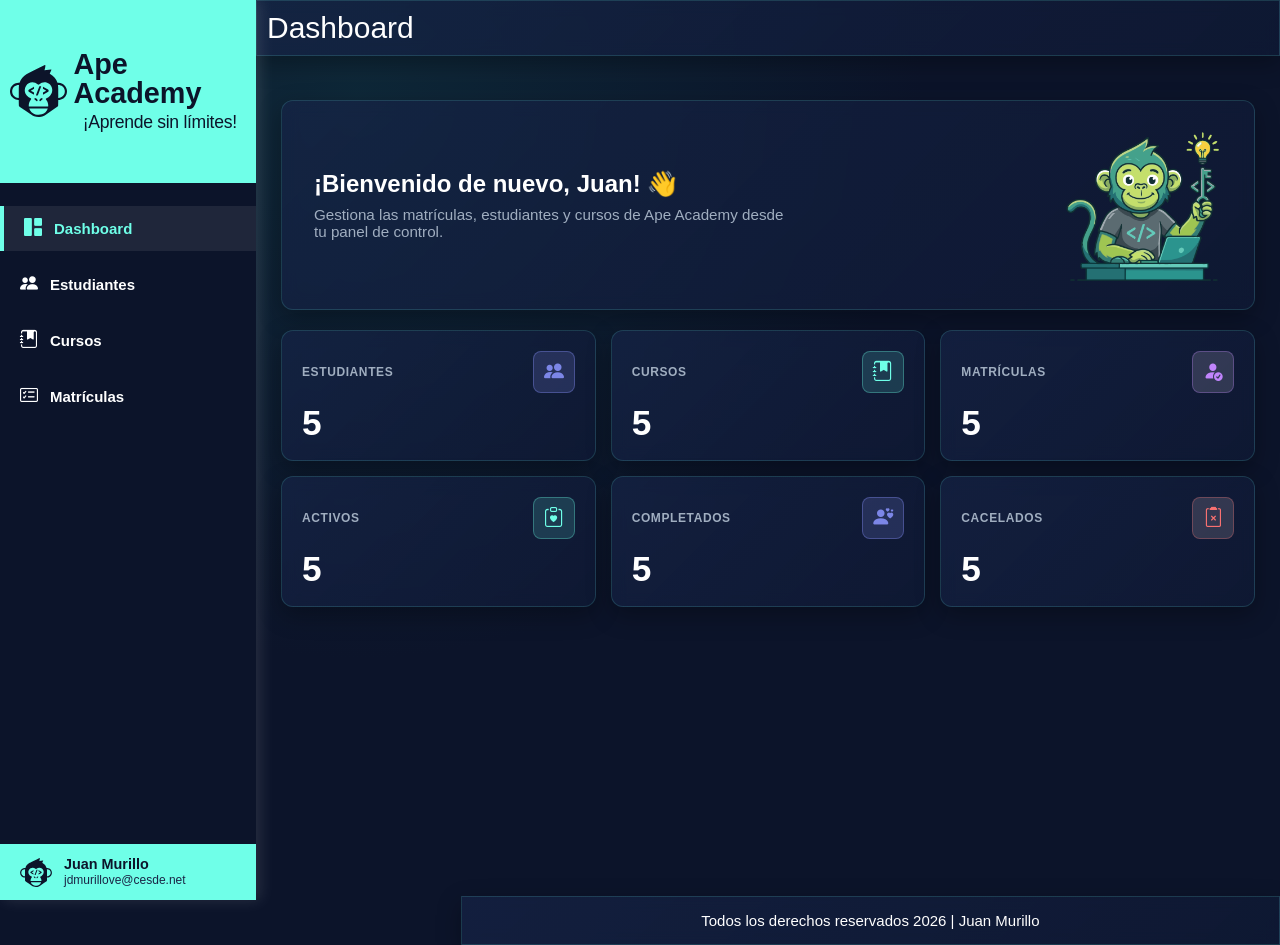
<file: index.html>
<!DOCTYPE html>
<html lang="en">

<head>
    <meta charset="UTF-8">
    <link rel="stylesheet" href="css/style.css">
    <link rel="icon" type="image/png" href="img/icon.png">
    <link rel="stylesheet" href="https://cdn.jsdelivr.net/npm/bootstrap-icons@1.11.3/font/bootstrap-icons.min.css">
    <meta name="viewport" content="width=device-width, initial-scale=1.0">
    <title>Ape Academy | Dashboard</title>
</head>

<body class="dashboard">
    <!-- HEADER SUPERIOR MÓVIL (Solo se ve en celulares) -->
    <header class="mobile-top-bar">
        <div class="mobile-brand">
            <span class="brand-icon"></span>
            <span class="mobile-brand-title">Ape Academy</span>
        </div>
        <!-- Opcional: si quieres un perfil o menú rápido arriba -->
    </header>

    <!-- MENÚ LATERAL (Se usa en Escritorio / En móvil se convierte en la barra inferior) -->
    <header class="dashboard-header" id="dashboardHeader">
        <div class="brand-logo">
            <span class="brand-icon"></span>
            <div class="brand-text">
                <h1 class="brand-title">Ape Academy</h1>
                <p class="tagline">¡Aprende sin límites!</p>
            </div>
        </div>

        <nav class="dashboard-nav">
            <ul class="dashboard-menu">
                <li><a href="index.html" class="activo" data-tooltip="Dashboard"><i class="bi bi-grid-1x2-fill"></i><span>Dashboard</span></a></li>
                <li><a href="estudiantes.html" data-tooltip="Estudiantes"><i class="bi bi-people-fill"></i><span>Estudiantes</span></a></li>
                <li><a href="cursos.html" data-tooltip="Cursos"><i class="bi bi-journal-bookmark-fill"></i><span>Cursos</span></a></li>
                <li><a href="Matriculas.html" data-tooltip="Matrículas"><i class="bi bi-card-checklist"></i><span>Matrículas</span></a></li>
            </ul>
        </nav>
        
        <footer class="dashboard-footer-sidebar">
            <div class="user-profile">
                <span class="brand-icon user-icon"></span>
                <div class="user-details">
                    <p class="user-name">Juan Murillo</p>
                    <p class="user-email">jdmurillove@cesde.net</p>
                </div>
            </div>
        </footer>
    </header>

    <main class="main-content">
        <header class="header-main">
            <h1>Dashboard</h1>
        </header>
        <div class="page-cont">
            <div class="welcome-banner">
                <div class="welcome-text">
                    <h2>¡Bienvenido de nuevo, Juan! 👋</h2>
                    <p>Gestiona las matrículas, estudiantes y cursos de Ape Academy desde tu panel de control.</p>
                </div>
                <div class="welcome-mascot">
                    <img src="img/ape-academy-mascot.png" alt="Mascota Ape Academy" />
                </div>
            </div>
            <div class="dashboard-cars">
                <div class="card">
                    <div class="card-header">
                        <span class="card-title">ESTUDIANTES</span>
                        <div class="card-icon-box azul">
                            <i class="bi bi-people-fill"></i>
                        </div>
                    </div>
                    <p class="num">5</p>
                </div>
                <div class="card">
                    <div class="card-header">
                        <span class="card-title">Cursos</span>
                        <div class="card-icon-box verde">
                            <i class="bi bi-journal-bookmark-fill"></i>
                        </div>
                    </div>
                    <p class="num">5</p>
                </div>
                <div class="card">
                    <div class="card-header">
                        <span class="card-title">Matrículas</span>
                        <div class="card-icon-box morado">
                            <i class="bi bi-person-fill-check"></i>
                        </div>
                    </div>
                    <p class="num">5</p>
                </div>
                <div class="card">
                    <div class="card-header">
                        <span class="card-title">Activos</span>
                        <div class="card-icon-box verde">
                            <i class="bi bi-clipboard-heart"></i>
                        </div>
                    </div>
                    <p class="num">5</p>
                </div>
                <div class="card">
                    <div class="card-header">
                        <span class="card-title">Completados</span>
                        <div class="card-icon-box azul">
                            <i class="bi bi-person-hearts"></i>
                        </div>
                    </div>
                    <p class="num">5</p>
                </div>
                <div class="card">
                    <div class="card-header">
                        <span class="card-title">Cacelados</span>
                        <div class="card-icon-box rojo">
                            <i class="bi bi-clipboard2-x"></i>
                        </div>
                    </div>
                    <p class="num">5</p>
                </div>
            </div>
        </div>
        <footer class="footer-main">
            Todos los derechos reservados 2026 | Juan Murillo
        </footer>
    </main>
</body>

</html>
</file>
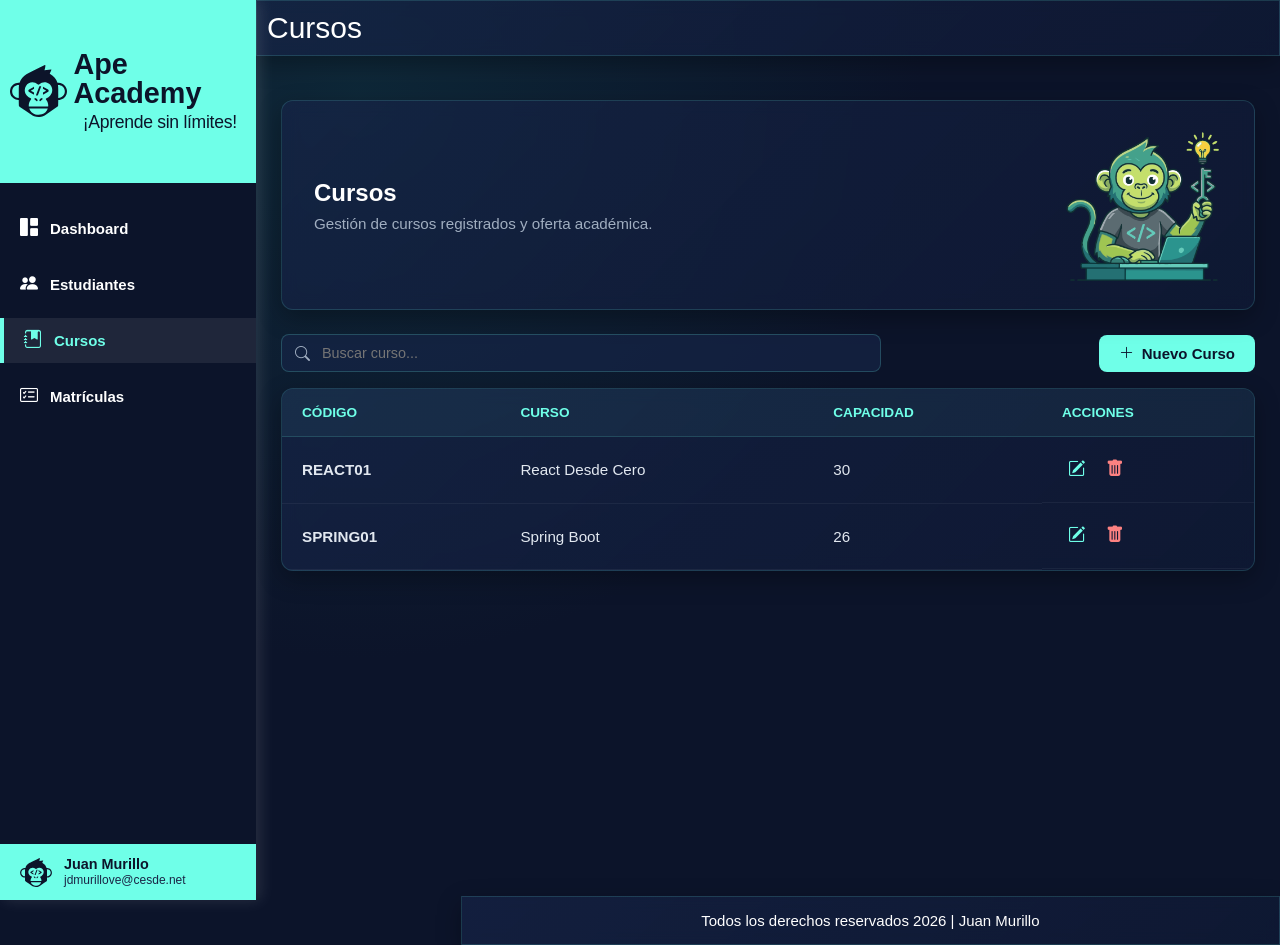
<file: cursos.html>
<!DOCTYPE html>
<html lang="en">

<head>
    <meta charset="UTF-8">
    <link rel="stylesheet" href="css/style.css">
    <link rel="icon" type="image/png" href="img/icon.png">
    <link rel="stylesheet" href="https://cdn.jsdelivr.net/npm/bootstrap-icons@1.11.3/font/bootstrap-icons.min.css">
    <meta name="viewport" content="width=device-width, initial-scale=1.0">
    <title>Ape Academy | Cursos</title>
</head>

<body class="dashboard">
    <!-- HEADER SUPERIOR MÓVIL (Solo se ve en celulares) -->
    <header class="mobile-top-bar">
        <div class="mobile-brand">
            <span class="brand-icon"></span>
            <span class="mobile-brand-title">Ape Academy</span>
        </div>
        <!-- Opcional: si quieres un perfil o menú rápido arriba -->
    </header>

    <!-- MENÚ LATERAL (Se usa en Escritorio / En móvil se convierte en la barra inferior) -->
    <header class="dashboard-header" id="dashboardHeader">
        <div class="brand-logo">
            <span class="brand-icon"></span>
            <div class="brand-text">
                <h1 class="brand-title">Ape Academy</h1>
                <p class="tagline">¡Aprende sin límites!</p>
            </div>
        </div>

        <nav class="dashboard-nav">
            <ul class="dashboard-menu">
                <li><a href="index.html" data-tooltip="Dashboard"><i class="bi bi-grid-1x2-fill"></i><span>Dashboard</span></a></li>
                <li><a href="estudiantes.html" data-tooltip="Estudiantes"><i class="bi bi-people-fill"></i><span>Estudiantes</span></a></li>
                <li><a href="cursos.html" class="activo" data-tooltip="Cursos"><i class="bi bi-journal-bookmark-fill"></i><span>Cursos</span></a></li>
                <li><a href="Matriculas.html" data-tooltip="Matrículas"><i class="bi bi-card-checklist"></i><span>Matrículas</span></a></li>
            </ul>
        </nav>
        
        <footer class="dashboard-footer-sidebar">
            <div class="user-profile">
                <span class="brand-icon user-icon"></span>
                <div class="user-details">
                    <p class="user-name">Juan Murillo</p>
                    <p class="user-email">jdmurillove@cesde.net</p>
                </div>
            </div>
        </footer>
    </header>

    <main class="main-content">
        <header class="header-main">
            <h1>Cursos</h1>
        </header>
        <div class="page-cont">
            <!-- Banner Superior con Mascota -->
            <div class="welcome-banner page-banner">
                <div class="welcome-text">
                    <h2>Cursos</h2>
                    <p>Gestión de cursos registrados y oferta académica.</p>
                </div>
                <div class="welcome-mascot">
                    <img src="img/ape-academy-mascot.png" alt="Mascota Ape Academy" />
                </div>
            </div>

            <!-- Barra de Controles: Búsqueda y Botón -->
            <div class="table-actions">
                <div class="search-filter-group">
                    <div class="search-box">
                        <i class="bi bi-search"></i>
                        <input type="text" placeholder="Buscar curso..." />
                    </div>
                </div>
                <a href="#modal-estudiante" class="btn-primary">
                    <i class="bi bi-plus-lg"></i> Nuevo Curso
                </a>
            </div>

            <!-- Tabla de Cursos -->
            <div class="table-container">
                <table class="custom-table">
                    <thead>
                        <tr>
                            <th>Código</th>
                            <th>Curso</th>
                            <th>Capacidad</th>
                            <th>Acciones</th>
                        </tr>
                    </thead>
                    <tbody>
                        <tr>
                            <td><strong>REACT01</strong></td>
                            <td>React Desde Cero</td>
                            <td>30</td>
                            <td class="actions-cell">
                                <button class="btn-action edit" title="Editar"><i
                                        class="bi bi-pencil-square"></i></button>
                                <button class="btn-action delete" title="Eliminar"><i
                                        class="bi bi-trash-fill"></i></button>
                            </td>
                        </tr>
                        <tr>
                            <td><strong>SPRING01</strong></td>
                            <td>Spring Boot</td>
                            <td>26</td>
                            <td class="actions-cell">
                                <button class="btn-action edit" title="Editar"><i
                                        class="bi bi-pencil-square"></i></button>
                                <button class="btn-action delete" title="Eliminar"><i
                                        class="bi bi-trash-fill"></i></button>
                            </td>
                        </tr>
                    </tbody>
                </table>
            </div>

        </div>
        <footer class="footer-main">
            Todos los derechos reservados 2026 | Juan Murillo
        </footer>
    </main>

    <!-- VENTANA MODAL (POPUP) -->
    <div id="modal-estudiante" class="modal-overlay">
        <div class="modal-content">

            <!-- Cabecera del Modal -->
            <div class="modal-header">
                <h3><i class="bi bi-person-plus-fill"></i> Registrar Nuevo Curso</h3>
                <a href="#" class="close-btn" title="Cerrar">&times;</a>
            </div>

            <!-- Formulario -->
            <form class="modal-form">
                <div class="form-group">
                    <label for="nombre">Código</label>
                    <input type="text" id="nombre" placeholder="Ej. Código" required />
                </div>

                <div class="form-group">
                    <label for="apellido">Curso</label>
                    <input type="text" id="apellido" placeholder="Ej. React Desde Cero" required />
                </div>

                <div class="form-group">
                    <label for="celular">Capacidad</label>
                    <input type="tel" id="celular" placeholder="30" required />
                </div>

                <!-- Acciones del Formulario -->
                <div class="modal-actions">
                    <a href="#" class="btn-secondary">Cancelar</a>
                    <button type="submit" class="btn-primary">Guardar Estudiante</button>
                </div>
            </form>

        </div>
    </div>


</body>

</html>
</file>
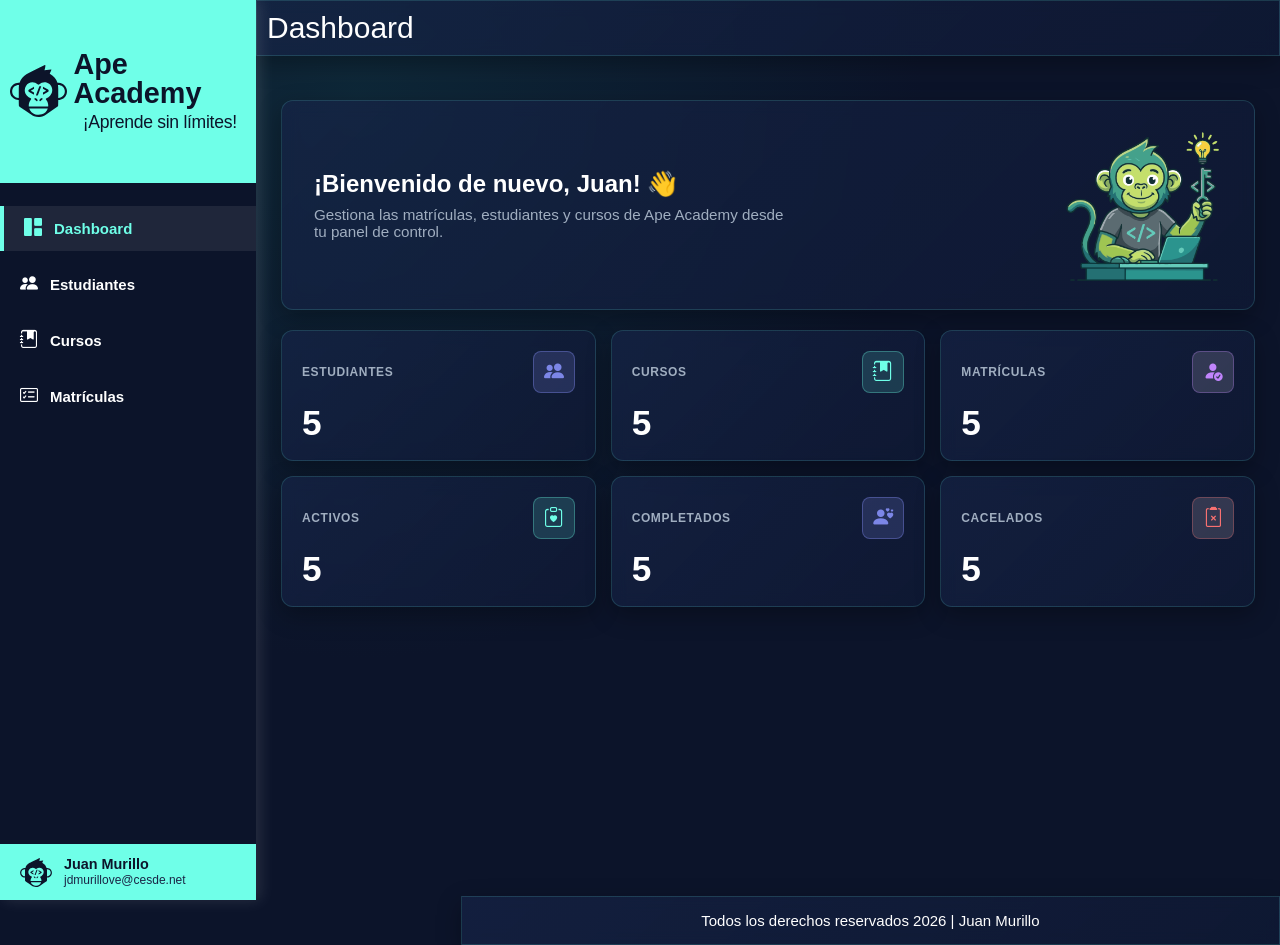
<file: Dashboard.html>
<!DOCTYPE html>
<html lang="en">

<head>
    <meta charset="UTF-8">
    <link rel="stylesheet" href="css/style.css">
    <link rel="icon" type="image/png" href="img/icon.png">
    <link rel="stylesheet" href="https://cdn.jsdelivr.net/npm/bootstrap-icons@1.11.3/font/bootstrap-icons.min.css">
    <meta name="viewport" content="width=device-width, initial-scale=1.0">
    <title>Ape Academy | Dashboard</title>
</head>

<body class="dashboard">
    <header class="dashboard-header">
        <div class="brand-logo">
            <!-- Icono cargado como máscara CSS -->
            <span class="brand-icon"></span>
            <!-- Bloque de texto -->
            <div class="brand-text">
                <h1 class="brand-title">Ape Academy</h1>
                <p class="tagline">¡Aprende sin límites!</p>
            </div>
        </div>

        <nav class="dashboard-nav">
            <ul class="dashboard-menu">
                <li><a href="#" class="activo"><i class="bi bi-grid-1x2-fill icon-animated"></i>Dashboard</a></li>
                <li><a href="estudiantes.html"><i class="bi bi-people-fill icon-animated"></i>Estudiantes</a></li>
                <li><a href="cursos.html"><i class="bi bi-journal-bookmark-fill icon-animated"></i>Cursos</a></li>
                <li><a href="Matriculas.html"><i class="bi bi-card-checklist icon-animated"></i>Matrículas</a>
                </li>
            </ul>
        </nav>
        <footer class="dashboard-footer-sidebar">
            <div class="user-profile">
                <span class="brand-icon user-icon"></span>
                <div class="user-details">
                    <p class="user-name">Juan Murillo</p>
                    <p class="user-email">jdmurillove@cesde.net</p>
                </div>
            </div>
        </footer>
    </header>
    <main>
        <header class="header-main">
            <h1>Dashboard</h1>
        </header>
        <div class="page-cont">
            <div class="welcome-banner">
                <div class="welcome-text">
                    <h2>¡Bienvenido de nuevo, Juan! 👋</h2>
                    <p>Gestiona las matrículas, estudiantes y cursos de Ape Academy desde tu panel de control.</p>
                </div>
                <div class="welcome-mascot">
                    <img src="img/ape-academy-mascot.png" alt="Mascota Ape Academy" />
                </div>
            </div>
            <cards class="dashboard-cars">
                <div class="card">
                    <div class="card-header">
                        <span class="card-title">ESTUDIANTES</span>
                        <div class="card-icon-box azul">
                            <i class="bi bi-people-fill"></i>
                        </div>
                    </div>
                    <p class="num">5</p>
                </div>
                <div class="card">
                    <div class="card-header">
                        <span class="card-title">Cursos</span>
                        <div class="card-icon-box verde">
                            <i class="bi bi-journal-bookmark-fill"></i>
                        </div>
                    </div>
                    <p class="num">5</p>
                </div>
                <div class="card">
                    <div class="card-header">
                        <span class="card-title">Matrículas</span>
                        <div class="card-icon-box morado">
                            <i class="bi bi-person-fill-check"></i>
                        </div>
                    </div>
                    <p class="num">5</p>
                </div>
                <div class="card">
                    <div class="card-header">
                        <span class="card-title">Activos</span>
                        <div class="card-icon-box verde">
                            <i class="bi bi-clipboard-heart"></i>
                        </div>
                    </div>
                    <p class="num">5</p>
                </div>
                <div class="card">
                    <div class="card-header">
                        <span class="card-title">Completados</span>
                        <div class="card-icon-box azul">
                            <i class="bi bi-person-hearts"></i>
                        </div>
                    </div>
                    <p class="num">5</p>
                </div>
                <div class="card">
                    <div class="card-header">
                        <span class="card-title">Cacelados</span>
                        <div class="card-icon-box rojo">
                            <i class="bi bi-clipboard2-x"></i>
                        </div>
                    </div>
                    <p class="num">5</p>
                </div>
            </cards>

        </div>
        <footer class="footer-main">
            Todos los derechos reservados 2026 | Juan Murillo
        </footer>
    </main>
</body>

</html>
</file>
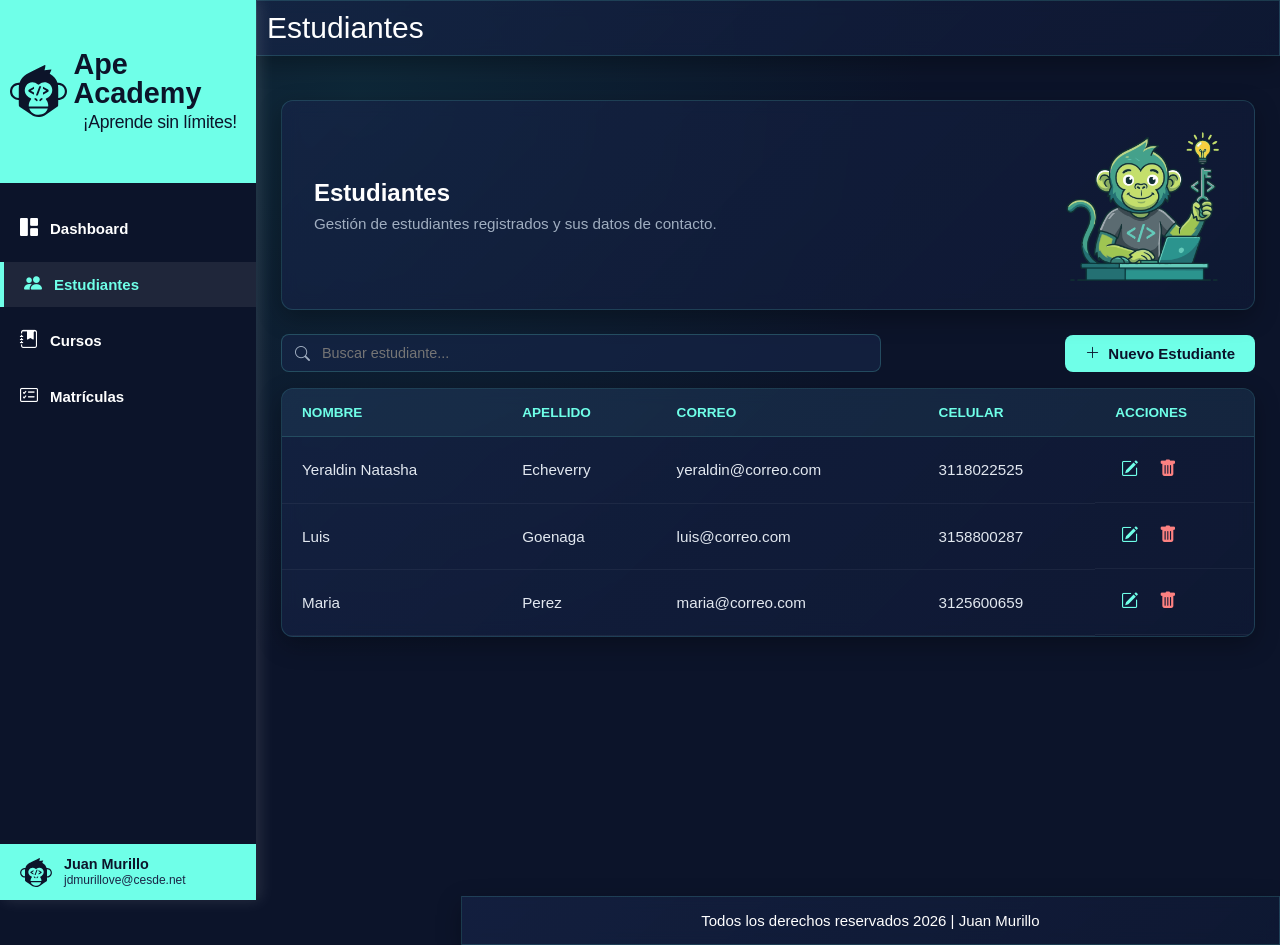
<file: estudiantes.html>
<!DOCTYPE html>
<html lang="en">

<head>
    <meta charset="UTF-8">
    <link rel="stylesheet" href="css/style.css">
    <link rel="icon" type="image/png" href="img/icon.png">
    <link rel="stylesheet" href="https://cdn.jsdelivr.net/npm/bootstrap-icons@1.11.3/font/bootstrap-icons.min.css">
    <meta name="viewport" content="width=device-width, initial-scale=1.0">
    <title>Ape Academy | Estudiantes</title>
</head>

<body class="dashboard">
    <!-- HEADER SUPERIOR MÓVIL (Solo se ve en celulares) -->
    <header class="mobile-top-bar">
        <div class="mobile-brand">
            <span class="brand-icon"></span>
            <span class="mobile-brand-title">Ape Academy</span>
        </div>
        <!-- Opcional: si quieres un perfil o menú rápido arriba -->
    </header>

    <!-- MENÚ LATERAL (Se usa en Escritorio / En móvil se convierte en la barra inferior) -->
    <header class="dashboard-header" id="dashboardHeader">
        <div class="brand-logo">
            <span class="brand-icon"></span>
            <div class="brand-text">
                <h1 class="brand-title">Ape Academy</h1>
                <p class="tagline">¡Aprende sin límites!</p>
            </div>
        </div>

        <nav class="dashboard-nav">
            <ul class="dashboard-menu">
                <li><a href="index.html" data-tooltip="Dashboard"><i class="bi bi-grid-1x2-fill"></i><span>Dashboard</span></a></li>
                <li><a href="estudiantes.html" class="activo" data-tooltip="Estudiantes"><i class="bi bi-people-fill"></i><span>Estudiantes</span></a></li>
                <li><a href="cursos.html" data-tooltip="Cursos"><i class="bi bi-journal-bookmark-fill"></i><span>Cursos</span></a></li>
                <li><a href="Matriculas.html" data-tooltip="Matrículas"><i class="bi bi-card-checklist"></i><span>Matrículas</span></a></li>
            </ul>
        </nav>
        
        <footer class="dashboard-footer-sidebar">
            <div class="user-profile">
                <span class="brand-icon user-icon"></span>
                <div class="user-details">
                    <p class="user-name">Juan Murillo</p>
                    <p class="user-email">jdmurillove@cesde.net</p>
                </div>
            </div>
        </footer>
    </header>

    <main class="main-content">
        <header class="header-main">
            <h1>Estudiantes</h1>
        </header>
        <div class="page-cont">
            <!-- Banner Superior con Mascota -->
            <div class="welcome-banner page-banner">
                <div class="welcome-text">
                    <h2>Estudiantes</h2>
                    <p>Gestión de estudiantes registrados y sus datos de contacto.</p>
                </div>
                <div class="welcome-mascot">
                    <img src="img/ape-academy-mascot.png" alt="Mascota Ape Academy" />
                </div>
            </div>

            <!-- Barra de Controles: Búsqueda y Botón -->
            <div class="table-actions">
                <div class="search-filter-group">
                    <div class="search-box">
                        <i class="bi bi-search"></i>
                        <input type="text" placeholder="Buscar estudiante..." />
                    </div>
                    <!-- Nota: Se omitió el select de filtros ya que no aparece en este diseño -->
                </div>
                <a href="#modal-estudiante" class="btn-primary">
                    <i class="bi bi-plus-lg"></i> Nuevo Estudiante
                </a>
            </div>

            <!-- Tabla de Estudiantes -->
            <div class="table-container">
                <table class="custom-table">
                    <thead>
                        <tr>
                            <th>Nombre</th>
                            <th>Apellido</th>
                            <th>Correo</th>
                            <th>Celular</th>
                            <th>Acciones</th>
                        </tr>
                    </thead>
                    <tbody>
                        <tr>
                            <td>
                                <div class="user-info">
                                    <span class="user-name">Yeraldin Natasha</span>
                                </div>
                            </td>
                            <td>Echeverry</td>
                            <td>yeraldin@correo.com</td>
                            <td>3118022525</td>
                            <td class="actions-cell">
                                <button class="btn-action edit" title="Editar"><i
                                        class="bi bi-pencil-square"></i></button>
                                <button class="btn-action delete" title="Eliminar"><i
                                        class="bi bi-trash-fill"></i></button>
                            </td>
                        </tr>
                        <tr>
                            <td>
                                <div class="user-info">
                                    <span class="user-name">Luis</span>
                                </div>
                            </td>
                            <td>Goenaga</td>
                            <td>luis@correo.com</td>
                            <td>3158800287</td>
                            <td class="actions-cell">
                                <button class="btn-action edit" title="Editar"><i
                                        class="bi bi-pencil-square"></i></button>
                                <button class="btn-action delete" title="Eliminar"><i
                                        class="bi bi-trash-fill"></i></button>
                            </td>
                        </tr>
                        <tr>
                            <td>
                                <div class="user-info">
                                    <span class="user-name">Maria</span>
                                </div>
                            </td>
                            <td>Perez</td>
                            <td>maria@correo.com</td>
                            <td>3125600659</td>
                            <td class="actions-cell">
                                <button class="btn-action edit" title="Editar"><i
                                        class="bi bi-pencil-square"></i></button>
                                <button class="btn-action delete" title="Eliminar"><i
                                        class="bi bi-trash-fill"></i></button>
                            </td>
                        </tr>
                    </tbody>
                </table>
            </div>


        </div>
        <footer class="footer-main">
            Todos los derechos reservados 2026 | Juan Murillo
        </footer>
    </main>

    <!-- VENTANA MODAL (POPUP) -->
    <div id="modal-estudiante" class="modal-overlay">
        <div class="modal-content">

            <!-- Cabecera del Modal -->
            <div class="modal-header">
                <h3><i class="bi bi-person-plus-fill"></i> Registrar Estudiante</h3>
                <a href="#" class="close-btn" title="Cerrar">&times;</a>
            </div>

            <!-- Formulario -->
            <form class="modal-form">
                <div class="form-group">
                    <label for="nombre">Nombre</label>
                    <input type="text" id="nombre" placeholder="Ej. Juan" required />
                </div>

                <div class="form-group">
                    <label for="apellido">Apellido</label>
                    <input type="text" id="apellido" placeholder="Ej. Murillo" required />
                </div>

                <div class="form-group">
                    <label for="correo">Correo Electrónico</label>
                    <input type="email" id="correo" placeholder="ejemplo@correo.com" required />
                </div>

                <div class="form-group">
                    <label for="celular">Celular</label>
                    <input type="tel" id="celular" placeholder="3000000000" required />
                </div>

                <!-- Acciones del Formulario -->
                <div class="modal-actions">
                    <a href="#" class="btn-secondary">Cancelar</a>
                    <button type="submit" class="btn-primary">Guardar Estudiante</button>
                </div>
            </form>

        </div>
    </div>
</body>

</html>
</file>
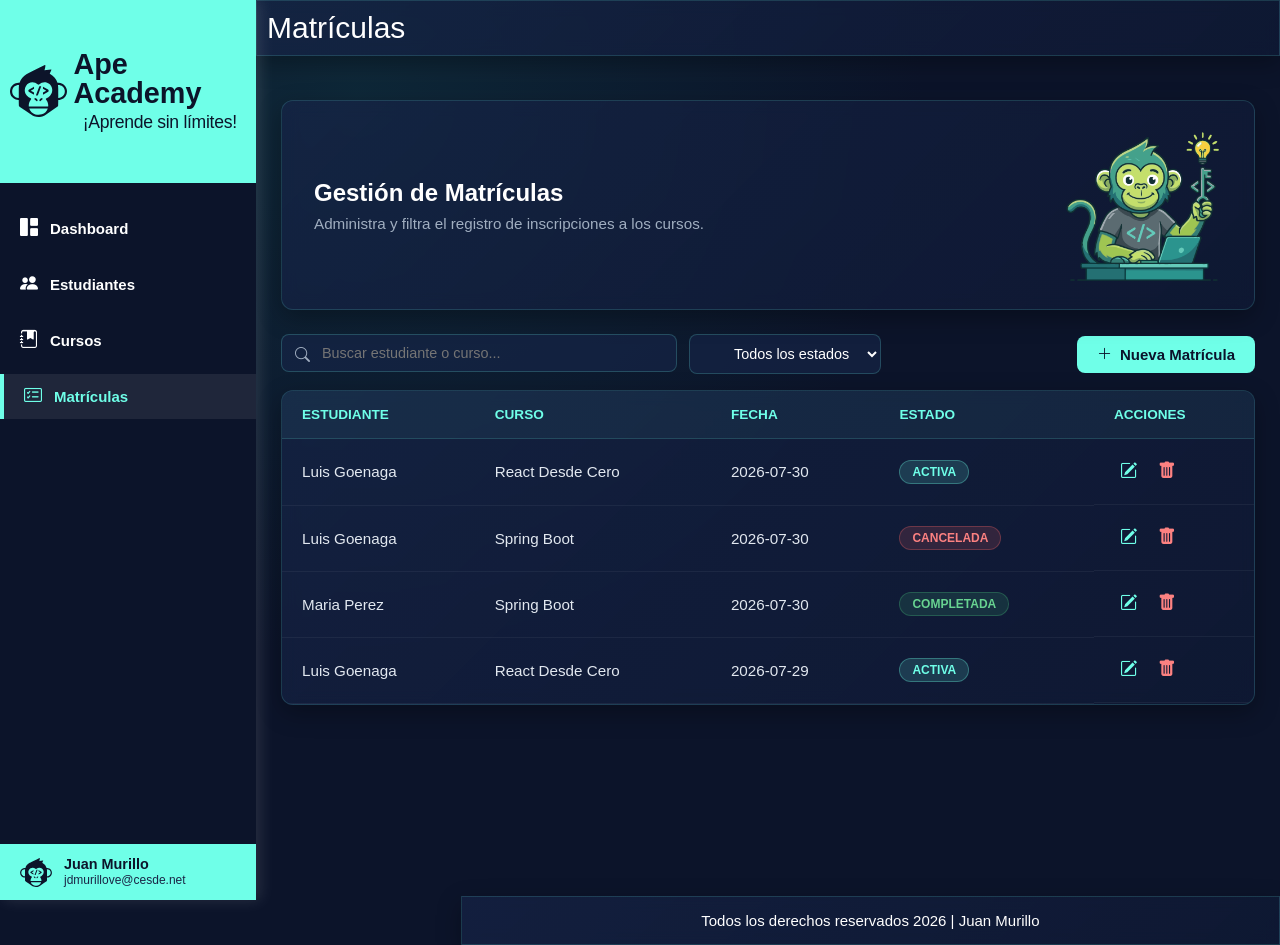
<file: Matriculas.html>
<!DOCTYPE html>
<html lang="en">

<head>
    <meta charset="UTF-8">
    <link rel="stylesheet" href="css/style.css">
    <link rel="icon" type="image/png" href="img/icon.png">
    <link rel="stylesheet" href="https://cdn.jsdelivr.net/npm/bootstrap-icons@1.11.3/font/bootstrap-icons.min.css">
    <meta name="viewport" content="width=device-width, initial-scale=1.0">
    <title>Ape Academy | Matrículas</title>
</head>

<body class="dashboard">
    <!-- HEADER SUPERIOR MÓVIL (Solo se ve en celulares) -->
    <header class="mobile-top-bar">
        <div class="mobile-brand">
            <span class="brand-icon"></span>
            <span class="mobile-brand-title">Ape Academy</span>
        </div>
        <!-- Opcional: si quieres un perfil o menú rápido arriba -->
    </header>

    <!-- MENÚ LATERAL (Se usa en Escritorio / En móvil se convierte en la barra inferior) -->
    <header class="dashboard-header" id="dashboardHeader">
        <div class="brand-logo">
            <span class="brand-icon"></span>
            <div class="brand-text">
                <h1 class="brand-title">Ape Academy</h1>
                <p class="tagline">¡Aprende sin límites!</p>
            </div>
        </div>

        <nav class="dashboard-nav">
            <ul class="dashboard-menu">
                <li><a href="index.html" data-tooltip="Dashboard"><i class="bi bi-grid-1x2-fill"></i><span>Dashboard</span></a></li>
                <li><a href="estudiantes.html" data-tooltip="Estudiantes"><i class="bi bi-people-fill"></i><span>Estudiantes</span></a></li>
                <li><a href="cursos.html" data-tooltip="Cursos"><i class="bi bi-journal-bookmark-fill"></i><span>Cursos</span></a></li>
                <li><a href="Matriculas.html" class="activo" data-tooltip="Matrículas"><i class="bi bi-card-checklist"></i><span>Matrículas</span></a></li>
            </ul>
        </nav>
        
        <footer class="dashboard-footer-sidebar">
            <div class="user-profile">
                <span class="brand-icon user-icon"></span>
                <div class="user-details">
                    <p class="user-name">Juan Murillo</p>
                    <p class="user-email">jdmurillove@cesde.net</p>
                </div>
            </div>
        </footer>
    </header>

    <main class="main-content">
        <header class="header-main">
            <h1>Matrículas</h1>
        </header>
        <div class="page-cont">
            <!-- Banner Superior con Mascota -->
            <div class="welcome-banner page-banner">
                <div class="welcome-text">
                    <h2>Gestión de Matrículas</h2>
                    <p>Administra y filtra el registro de inscripciones a los cursos.</p>
                </div>
                <div class="welcome-mascot">
                    <img src="img/ape-academy-mascot.png" alt="Mascota Ape Academy" />
                </div>
            </div>

            <!-- Barra de Controles: Búsqueda, Filtro y Botón -->
            <div class="table-actions">
                <div class="search-filter-group">
                    <div class="search-box">
                        <i class="bi bi-search"></i>
                        <input type="text" placeholder="Buscar estudiante o curso..." />
                    </div>
                    <div class="select-box">
                        <select>
                            <option value="">Todos los estados</option>
                            <option value="activa">Activa</option>
                            <option value="completada">Completada</option>
                            <option value="cancelada">Cancelada</option>
                        </select>
                    </div>
                </div>
                <a href="#modal-matricula" class="btn-primary">
                    <i class="bi bi-plus-lg"></i> Nueva Matrícula
                </a>


            </div>

            <!-- Tabla de Matrículas -->
            <div class="table-container">
                <table class="custom-table">
                    <thead>
                        <tr>
                            <th>Estudiante</th>
                            <th>Curso</th>
                            <th>Fecha</th>
                            <th>Estado</th>
                            <th>Acciones</th>
                        </tr>
                    </thead>
                    <tbody>
                        <tr>
                            <td>
                                <div class="user-info">
                                    <span class="user-name">Luis Goenaga</span>
                                </div>
                            </td>
                            <td>React Desde Cero</td>
                            <td>2026-07-30</td>
                            <td><span class="badge badge-activa">ACTIVA</span></td>
                            <td class="actions-cell">
                                <button class="btn-action edit" title="Editar"><i
                                        class="bi bi-pencil-square"></i></button>
                                <button class="btn-action delete" title="Eliminar"><i
                                        class="bi bi-trash-fill"></i></button>
                            </td>
                        </tr>
                        <tr>
                            <td>
                                <div class="user-info">
                                    <span class="user-name">Luis Goenaga</span>
                                </div>
                            </td>
                            <td>Spring Boot</td>
                            <td>2026-07-30</td>
                            <td><span class="badge badge-cancelada">CANCELADA</span></td>
                            <td class="actions-cell">
                                <button class="btn-action edit" title="Editar"><i
                                        class="bi bi-pencil-square"></i></button>
                                <button class="btn-action delete" title="Eliminar"><i
                                        class="bi bi-trash-fill"></i></button>
                            </td>
                        </tr>
                        <tr>
                            <td>
                                <div class="user-info">
                                    <span class="user-name">Maria Perez</span>
                                </div>
                            </td>
                            <td>Spring Boot</td>
                            <td>2026-07-30</td>
                            <td><span class="badge badge-completada">COMPLETADA</span></td>
                            <td class="actions-cell">
                                <button class="btn-action edit" title="Editar"><i
                                        class="bi bi-pencil-square"></i></button>
                                <button class="btn-action delete" title="Eliminar"><i
                                        class="bi bi-trash-fill"></i></button>
                            </td>
                        </tr>
                        <tr>
                            <td>
                                <div class="user-info">
                                    <span class="user-name">Luis Goenaga</span>
                                </div>
                            </td>
                            <td>React Desde Cero</td>
                            <td>2026-07-29</td>
                            <td><span class="badge badge-activa">ACTIVA</span></td>
                            <td class="actions-cell">
                                <button class="btn-action edit" title="Editar"><i
                                        class="bi bi-pencil-square"></i></button>
                                <button class="btn-action delete" title="Eliminar"><i
                                        class="bi bi-trash-fill"></i></button>
                            </td>
                        </tr>
                    </tbody>
                </table>
            </div>


        </div>
        <footer class="footer-main">
            Todos los derechos reservados 2026 | Juan Murillo
        </footer>
    </main>

    <!-- VENTANA MODAL (POPUP) -->
    <div id="modal-matricula" class="modal-overlay">
        <div class="modal-content">

            <!-- Cabecera del Modal -->
            <div class="modal-header">
                <h3><i class="bi bi-journal-plus"></i> Registrar Matrícula</h3>
                <a href="#" class="close-btn" title="Cerrar">&times;</a>
            </div>

            <!-- Formulario -->
            <form class="modal-form">
                <div class="form-group">
                    <label for="estudiante-select">Estudiante</label>
                    <select id="estudiante-select" class="custom-select" required>
                        <option value="" disabled selected>Selecciona un estudiante...</option>
                        <option value="1">Luis Goenaga</option>
                        <option value="2">Maria Perez</option>
                        <option value="3">Yeraldin Natasha</option>
                    </select>
                </div>

                <div class="form-group">
                    <label for="curso-select">Curso</label>
                    <select id="curso-select" class="custom-select" required>
                        <option value="" disabled selected>Selecciona un curso...</option>
                        <option value="react">React Desde Cero</option>
                        <option value="spring">Spring Boot</option>
                    </select>
                </div>

                <div class="form-group">
                    <label for="fecha-matricula">Fecha de Registro</label>
                    <input type="date" id="fecha-matricula" class="custom-datepicker" required />
                </div>

                <div class="form-group">
                    <label for="estado-select">Estado Inicial</label>
                    <select id="estado-select" class="custom-select" required>
                        <option value="activa" selected>ACTIVA</option>
                        <option value="completada">COMPLETADA</option>
                        <option value="cancelada">CANCELADA</option>
                    </select>
                </div>

                <!-- Acciones del Formulario -->
                <div class="modal-actions">
                    <a href="#" class="btn-secondary">Cancelar</a>
                    <button type="submit" class="btn-primary">Guardar Matrícula</button>
                </div>
            </form>

        </div>
    </div>

</body>

</html>
</file>
<file: css/style.css>
/* Reset Estilo */
* {
    box-sizing: border-box;
    margin: 0;
    padding: 0;
}

/* Importación de fuentes de Google Fonts */
@import url('https://fonts.googleapis.com/css2?family=Fredoka:wght@700&family=Montserrat:wght@500;600&display=swap');

/* Estructura del contenedor principal del logo */
.brand-logo {
    display: inline-flex;
    align-items: center;
    gap: 6px;
    width: 100%;
    background: #6fffe8;
    padding: 50px 10px 50px 10px;
}

/* Icono SVG */
.brand-icon {
    display: inline-block;
    width: 63px;
    height: 58px;
    background-color: #0c142a;
    -webkit-mask: url("data:image/svg+xml;charset=utf-8,%3Csvg id='Capa_1' data-name='Capa 1' xmlns='http://www.w3.org/2000/svg' viewBox='0 0 531.35 484.05'%3E%3Cg id='aaS8qX.tif'%3E%3Cg%3E%3Cpath d='M514.84,196.92c-14.2-18.78-37.6-29.97-62.5-30.89l-9.85-.36c-11.8-36.83-34.41-63.62-68.18-82.13-1.33-.73-2.35-1.7-2.75-2.52-.7-1.42-.09-2.61.5-3.99l13.43-31.54c.44-1.04.02-2.53-.42-3.09-.42-.54-1.59-1.29-2.86-1.12l-60.54,8.2c4.14-12.19,11.79-46.49,6.17-49.19-.81-.39-2.16-.42-3.29.12l-48.06,22.95-79.49,38.52c-15.22,7.37-29.64,14.32-44.11,22.95-30.79,18.35-53.7,46.49-63.85,80.92l-10.17.23c-35.24.81-66.19,23.53-75.77,57.51-7.43,26.37-1.33,54.55,16.75,74.88,15.79,17.75,37.36,27.74,61.54,27.94l.84,39.16.38,11.9c.1,3.2,1.36,6.23,3.91,8.11l12.71,9.37,45.71,31.48,51.43,35.19c9.15,6.26,17.45,12.56,28.12,16.1,21.13,7.01,43.4,7.91,65.29,4.46,16.73-2.64,29.97-10.04,44.02-19.68l69.8-47.9,40.36-28.11c3.92-2.73,4.77-6.18,4.87-10.7l1.11-49.44c35.54-.22,67.12-22.92,77.64-56.57,7.86-25.14,3.31-51.54-12.75-72.79ZM81.96,209.56l-.28,93.42c0,2.3-.87,3.54-2.83,3.38-9.21-.74-17.99-2.71-26.1-6.86-17.34-8.86-28.71-25.75-31.66-43.37-3.52-21.06,3.43-41.13,18.62-54.98,11.98-10.92,27.73-15.94,43.97-15.36l-1.73,23.76ZM297.31,459.79c-20.33,6.03-41.06,6.03-61.08.62-27.06-8.68-48.06-29.13-56.98-56.24h172.81c-8.7,26.2-28.54,46.17-54.75,55.62ZM358.49,299.21l-21.52,12.29c-3.37,1.93-3.68,5.87-1.66,9.09l8.11,12.93c9.65,15.37,14.33,33.58,12.39,52.02h-180.38c-1.96-18.41,2.95-36.53,12.44-52.02l8.72-14.24c2.12-3.46-.24-7.03-3.72-8.66-12.96-6.09-24.61-13.46-34.37-23.78-23.95-25.32-27.96-62.74-9.34-92.38,12.98-20.66,35.71-33.67,60.52-33.43,17.75.17,33.85,7.42,47.16,18.54,5.5,4.59,11.59,5.11,17.19.35,13.11-11.13,29.29-18.48,46.77-18.87,32.56-.72,60.3,20.68,69.57,51.45,10.27,34.07-3.08,66.8-31.88,86.72ZM502.63,276.66c-11.11,18.98-31.44,29.79-52.8,29.48l-.23-78.48c-.04-14.3-.54-27.5-2.2-41.83,15.94-.66,31.08,4.06,42.84,14.14,22.21,19.04,27.28,51.26,12.39,76.7Z'/%3E%3Cpath d='M354.64,229.15l-43.33-25.18c-1.16-.67-2.31-.58-2.89-.15-.65.48-1.19,1.47-1.21,2.47l.39,15.41,30.21,17.62-30.23,17.8-.14,16.58c-.01,1.53,2.75,2.04,3.97,1.32l45.08-26.63c3.6-2.13,4.27-6.99,3.87-10.79-.32-3.01-2.35-6.51-5.7-8.46Z'/%3E%3Cpath d='M193.38,239.23l19.76-11.25,10.8-6.68.09-15.8c0-1.34-1.79-2.69-3.12-1.92l-42.83,24.64c-4.66,2.68-7.35,6.54-7.27,11.57.08,5.2,3.14,8.44,7.8,11.14l41.35,23.95c1.07.62,2.64.41,3.31-.05.45-.31.87-1.26.84-2.26l-.57-15.63-30.16-17.71Z'/%3E%3Cpath d='M290.56,198.38c-.23-.4-.96-1-1.77-1.01l-11.17-.16c-2.34-.03-3.73,1.06-4.59,3.34l-30.3,79.87c-.39,1.02-.08,2.01.26,2.44.21.27.73.67,1.46.67l11.66.04c2.84,0,3.89-1.68,4.79-4.1l29.59-78.92c.36-.96.39-1.61.07-2.17Z'/%3E%3Cpath d='M237.45,308.55c-4.97-.84-8.72,1.24-10.09,5.69-1.09,3.55.8,8.2,5.07,9.68,4.89,1.7,8.77,4.57,10.99,9.41,1.53,3.34,4.73,5.32,8.26,4.57,2.7-.57,5.88-2.89,5.8-7.01-.22-11.24-9.34-20.53-20.04-22.34Z'/%3E%3Cpath d='M293.91,308.57c-10.51,1.76-18.79,10.23-20.22,20.81-.56,4.17,1.77,7.33,5.3,8.37,9.16,2.7,7.39-9.65,19.32-13.58,4.51-1.48,6.6-6.1,5.52-9.83-1.33-4.58-5.07-6.58-9.92-5.77Z'/%3E%3C/g%3E%3C/g%3E%3C/svg%3E") no-repeat center / contain;
    mask: url("data:image/svg+xml;charset=utf-8,%3Csvg id='Capa_1' data-name='Capa 1' xmlns='http://www.w3.org/2000/svg' viewBox='0 0 531.35 484.05'%3E%3Cg id='aaS8qX.tif'%3E%3Cg%3E%3Cpath d='M514.84,196.92c-14.2-18.78-37.6-29.97-62.5-30.89l-9.85-.36c-11.8-36.83-34.41-63.62-68.18-82.13-1.33-.73-2.35-1.7-2.75-2.52-.7-1.42-.09-2.61.5-3.99l13.43-31.54c.44-1.04.02-2.53-.42-3.09-.42-.54-1.59-1.29-2.86-1.12l-60.54,8.2c4.14-12.19,11.79-46.49,6.17-49.19-.81-.39-2.16-.42-3.29.12l-48.06,22.95-79.49,38.52c-15.22,7.37-29.64,14.32-44.11,22.95-30.79,18.35-53.7,46.49-63.85,80.92l-10.17.23c-35.24.81-66.19,23.53-75.77,57.51-7.43,26.37-1.33,54.55,16.75,74.88,15.79,17.75,37.36,27.74,61.54,27.94l.84,39.16.38,11.9c.1,3.2,1.36,6.23,3.91,8.11l12.71,9.37,45.71,31.48,51.43,35.19c9.15,6.26,17.45,12.56,28.12,16.1,21.13,7.01,43.4,7.91,65.29,4.46,16.73-2.64,29.97-10.04,44.02-19.68l69.8-47.9,40.36-28.11c3.92-2.73,4.77-6.18,4.87-10.7l1.11-49.44c35.54-.22,67.12-22.92,77.64-56.57,7.86-25.14,3.31-51.54-12.75-72.79ZM81.96,209.56l-.28,93.42c0,2.3-.87,3.54-2.83,3.38-9.21-.74-17.99-2.71-26.1-6.86-17.34-8.86-28.71-25.75-31.66-43.37-3.52-21.06,3.43-41.13,18.62-54.98,11.98-10.92,27.73-15.94,43.97-15.36l-1.73,23.76ZM297.31,459.79c-20.33,6.03-41.06,6.03-61.08.62-27.06-8.68-48.06-29.13-56.98-56.24h172.81c-8.7,26.2-28.54,46.17-54.75,55.62ZM358.49,299.21l-21.52,12.29c-3.37,1.93-3.68,5.87-1.66,9.09l8.11,12.93c9.65,15.37,14.33,33.58,12.39,52.02h-180.38c-1.96-18.41,2.95-36.53,12.44-52.02l8.72-14.24c2.12-3.46-.24-7.03-3.72-8.66-12.96-6.09-24.61-13.46-34.37-23.78-23.95-25.32-27.96-62.74-9.34-92.38,12.98-20.66,35.71-33.67,60.52-33.43,17.75.17,33.85,7.42,47.16,18.54,5.5,4.59,11.59,5.11,17.19.35,13.11-11.13,29.29-18.48,46.77-18.87,32.56-.72,60.3,20.68,69.57,51.45,10.27,34.07-3.08,66.8-31.88,86.72ZM502.63,276.66c-11.11,18.98-31.44,29.79-52.8,29.48l-.23-78.48c-.04-14.3-.54-27.5-2.2-41.83,15.94-.66,31.08,4.06,42.84,14.14,22.21,19.04,27.28,51.26,12.39,76.7Z'/%3E%3Cpath d='M354.64,229.15l-43.33-25.18c-1.16-.67-2.31-.58-2.89-.15-.65.48-1.19,1.47-1.21,2.47l.39,15.41,30.21,17.62-30.23,17.8-.14,16.58c-.01,1.53,2.75,2.04,3.97,1.32l45.08-26.63c3.6-2.13,4.27-6.99,3.87-10.79-.32-3.01-2.35-6.51-5.7-8.46Z'/%3E%3Cpath d='M193.38,239.23l19.76-11.25,10.8-6.68.09-15.8c0-1.34-1.79-2.69-3.12-1.92l-42.83,24.64c-4.66,2.68-7.35,6.54-7.27,11.57.08,5.2,3.14,8.44,7.8,11.14l41.35,23.95c1.07.62,2.64.41,3.31-.05.45-.31.87-1.26.84-2.26l-.57-15.63-30.16-17.71Z'/%3E%3Cpath d='M290.56,198.38c-.23-.4-.96-1-1.77-1.01l-11.17-.16c-2.34-.03-3.73,1.06-4.59,3.34l-30.3,79.87c-.39,1.02-.08,2.01.26,2.44.21.27.73.67,1.46.67l11.66.04c2.84,0,3.89-1.68,4.79-4.1l29.59-78.92c.36-.96.39-1.61.07-2.17Z'/%3E%3Cpath d='M237.45,308.55c-4.97-.84-8.72,1.24-10.09,5.69-1.09,3.55.8,8.2,5.07,9.68,4.89,1.7,8.77,4.57,10.99,9.41,1.53,3.34,4.73,5.32,8.26,4.57,2.7-.57,5.88-2.89,5.8-7.01-.22-11.24-9.34-20.53-20.04-22.34Z'/%3E%3Cpath d='M293.91,308.57c-10.51,1.76-18.79,10.23-20.22,20.81-.56,4.17,1.77,7.33,5.3,8.37,9.16,2.7,7.39-9.65,19.32-13.58,4.51-1.48,6.6-6.1,5.52-9.83-1.33-4.58-5.07-6.58-9.92-5.77Z'/%3E%3C/g%3E%3C/g%3E%3C/svg%3E") no-repeat center / contain;
}

/* Contenedor de los textos verticalmente alineados */
.brand-text {
    display: flex;
    flex-direction: column;
    justify-content: center;
}

/* Título principal con Fredoka */
.brand-title {
    font-family: 'Fredoka', sans-serif;
    font-weight: 600;
    font-size: 1.8rem;
    color: #0c142a;
    margin: 0;
    line-height: 1;
    padding: 0px !important;
}

/* Tagline con Montserrat alineado debajo de Ape Academy */
.tagline {
    font-family: 'Montserrat', sans-serif;
    font-weight: 500;
    font-size: 1.1rem;
    color: #0c142a;
    margin: 4px 0 0 0;
    text-align: center;
    letter-spacing: -0.3px;
}

body {
    padding: 0px;
    margin: 0px;
    font-family: 'Inter', sans-serif;
    font-weight: 400;
    color: #fff;
    font-size: 15px;
    background: #0c142a;
}

.header-logo img {
    width: 80%;
    margin: 20px;
    padding: 10px;
}

/* dashboard */
.dashboard {
    display: flex;
}

.dashboard-header {
    width: 20%;
    background: #0c142a;
    font-family: "Nunito", sans-serif;
    height: 100vh;
    color: #fff;
    -webkit-box-shadow: 4px 0px 15px rgba(255, 255, 255, 0.12);
    box-shadow: 4px 0px 15px rgba(255, 255, 255, 0.12);
}

.dashboard-header h1 {
    padding: 16px 25px;
}

.dashboard-nav {
    color: #2d3b48;
    margin: 20px 0px;
}

.dashboard-nav ul {
    list-style: none;
    display: flex;
    flex-direction: column;
    gap: 5px;
}

.dashboard-nav li a {
    color: #fff;
    text-decoration: none;
    width: 100%;
    display: block;
    padding: 16px 25px;
    margin: 3px 0;
    font-weight: 600;
}

.dashboard-nav li a:hover {
    color: #6fffe8;
    background-color: rgba(91, 107, 232, 0.15);
}

.dashboard-nav li a.activo {
    color: #6fffe8;
    background-color: rgba(91, 107, 232, 0.15);
    font-weight: 900;
}

.dashboard-menu {
    list-style: none;
    padding: 0;
    margin: 0;
}

.dashboard-menu li a {
    display: flex;
    align-items: center;
    gap: 12px;
    padding: 12px 20px;
    color: #ffffff;
    text-decoration: none;
    transition: background 0.3s ease;
}

.dashboard-menu li a:hover,
.dashboard-menu li a.activo {
    background-color: rgba(255, 255, 255, 0.08);
    border-left: 4px solid #6fffe8;
}

.dashboard-menu li a i {
    font-size: 18px;
    color: #ffffff;
}

.dashboard-menu li a.activo i,
.dashboard-menu li a:hover i {
    color: #6fffe8;
}

.dashboard-footer-sidebar {
    padding: 12px 20px;
    background: #6fffe8;
    color: #0c142a;
    position: fixed;
    bottom: 0;
    left: 0;
    width: 20%;
    box-sizing: border-box;
    z-index: 100;
}

.user-profile {
    display: flex;
    align-items: center;
    gap: 12px;
}

.user-icon {
    width: 32px;
    height: 32px;
    background-color: #0c142a;
    flex-shrink: 0;
}

.user-details {
    display: flex;
    flex-direction: column;
}

.user-details p {
    margin: 0;
    line-height: 1.2;
}

.dashboard-footer-sidebar .user-name {
    font-weight: 700;
    font-size: 0.9rem;
    color: #0c142a;
}

.user-email {
    font-size: 0.75rem;
    color: #1a2646;
    margin-top: 2px;
}

.dashboard-cars {
    margin-top: 20px;
    display: grid;
    grid-template-columns: repeat(3, 1fr);
    gap: 15px;
}

.card {
    background: linear-gradient(135deg, rgba(22, 36, 71, 0.7) 0%, rgba(15, 25, 52, 0.85) 100%);
    border: 1px solid rgba(111, 255, 232, 0.15);
    border-radius: 12px;
    backdrop-filter: blur(8px);
    -webkit-backdrop-filter: blur(8px);
    box-shadow: 0 8px 24px rgba(0, 0, 0, 0.3);
    padding: 20px;
    transition: all 0.3s ease;
}

.card:hover {
    transform: translateY(-4px);
    border-color: rgba(111, 255, 232, 0.4);
    box-shadow: 0 12px 28px rgba(111, 255, 232, 0.1);
}

.card-header {
    display: flex;
    justify-content: space-between;
    align-items: center;
    margin-bottom: 12px;
}

.card-title {
    font-size: 0.75rem;
    font-weight: 700;
    text-transform: uppercase;
    letter-spacing: 0.05em;
    color: #a0aec0;
}

.card-icon-box {
    width: 42px;
    height: 42px;
    border-radius: 8px;
    display: flex;
    align-items: center;
    justify-content: center;
    font-size: 1.25rem;
    flex-shrink: 0;
}

.num {
    font-size: 2.2rem;
    font-weight: 800;
    color: #ffffff;
    margin: 0;
    line-height: 1;
}

.azul {
    background: rgba(124, 134, 231, 0.2);
    color: #7C86E7;
    border: 1px solid rgba(124, 134, 231, 0.4);
}

.verde {
    background: rgba(111, 255, 232, 0.15);
    color: #6fffe8;
    border: 1px solid rgba(111, 255, 232, 0.3);
}

.rojo {
    background: rgba(254, 226, 226, 0.15);
    color: #f87171;
    border: 1px solid rgba(248, 113, 113, 0.3);
}

.morado {
    background: rgba(243, 232, 255, 0.15);
    color: #c084fc;
    border: 1px solid rgba(192, 132, 252, 0.3);
}

.welcome-banner {
    display: flex;
    align-items: center;
    justify-content: space-between;
    margin-top: 24px;
    padding: 24px 32px;
    background: linear-gradient(135deg, rgba(22, 36, 71, 0.7) 0%, rgba(15, 25, 52, 0.85) 100%);
    border: 1px solid rgba(111, 255, 232, 0.15);
    border-radius: 12px;
    backdrop-filter: blur(8px);
    box-shadow: 0 8px 24px rgba(0, 0, 0, 0.3);
    overflow: hidden;
}

.welcome-text h2 {
    color: #ffffff;
    font-size: 1.5rem;
    margin-bottom: 8px;
}

.welcome-text p {
    color: #a0aec0;
    font-size: 0.95rem;
    max-width: 480px;
}

.welcome-mascot img {
    height: 160px;
    width: auto;
    display: block;
    object-fit: contain;
    animation: float 4s ease-in-out infinite;
}

@keyframes float {
    0%, 100% {
        transform: translateY(0px);
    }
    50% {
        transform: translateY(-8px);
    }
}

/* --- MAIN Y COMPATIBILIDAD GENERAL PARA PÁGINAS INTERNAS --- */
main,
.main-content {
    background: radial-gradient(circle at 10% 10%, rgba(15, 45, 60, 0.8) 0%, rgba(12, 20, 42, 0.95) 45%, #0c142a 80%);
    box-sizing: border-box;
    width: 80%;
    min-height: 100vh;
    margin-left: 20%;
}

.header-main {
    color: #fff;
    padding: 10px;
    font-family: 'Fredoka', sans-serif;
    background: linear-gradient(135deg, rgba(22, 36, 71, 0.7) 0%, rgba(15, 25, 52, 0.85) 100%);
    border: 1px solid rgba(111, 255, 232, 0.15);
    backdrop-filter: blur(8px);
    box-shadow: 0 8px 24px rgba(0, 0, 0, 0.3);
    overflow: hidden;
}

.header-main h1 {
    font-weight: 500;
}

.page-cont {
    padding: 20px 25px 0 25px;
    min-height: calc(100vh - 150px);
    margin-bottom: 90px;
}

.footer-main {
    color: #fff;
    padding: 15px 25px;
    font-family: 'Fredoka', sans-serif;
    background: linear-gradient(135deg, rgba(22, 36, 71, 0.7) 0%, rgba(15, 25, 52, 0.85) 100%);
    border: 1px solid rgba(111, 255, 232, 0.15);
    backdrop-filter: blur(8px);
    box-shadow: 0 8px 24px rgba(0, 0, 0, 0.3);
    overflow: hidden;
    text-align: center;
}

/* --- ESTILOS DE TABLAS Y ACCIONES (Con Scroll Responsive) --- */
/* --- CONTENEDOR DE TABLA CON SCROLL HORIZONTAL ACTIVO --- */
.table-container {
    width: 100%;
    overflow-x: auto !important; /* Forzamos el scroll horizontal */
    -webkit-overflow-scrolling: touch; /* Scroll fluido en móviles y tablets */
    border-radius: 12px;
    background: linear-gradient(135deg, rgba(22, 36, 71, 0.7) 0%, rgba(15, 25, 52, 0.85) 100%);
    border: 1px solid rgba(111, 255, 232, 0.15);
    backdrop-filter: blur(8px);
    box-shadow: 0 8px 24px rgba(0, 0, 0, 0.3);
}

/* Estilo personalizado para la barra de desplazamiento */
.table-container::-webkit-scrollbar {
    height: 6px;
}

.table-container::-webkit-scrollbar-track {
    background: rgba(15, 25, 52, 0.5);
    border-radius: 0 0 12px 12px;
}

.table-container::-webkit-scrollbar-thumb {
    background: rgba(111, 255, 232, 0.3);
    border-radius: 4px;
}

.table-container::-webkit-scrollbar-thumb:hover {
    background: rgba(111, 255, 232, 0.6);
}

.table-actions {
    display: flex;
    justify-content: space-between;
    align-items: center;
    gap: 16px;
    margin: 24px 0 16px 0;
    flex-wrap: wrap;
}

.search-filter-group {
    display: flex;
    gap: 12px;
    flex: 1;
    max-width: 600px;
}

.search-box {
    position: relative;
    flex: 1;
}

.search-box i {
    position: absolute;
    left: 14px;
    top: 50%;
    transform: translateY(-50%);
    color: #a0aec0;
}

.search-box input,
.select-box select {
    width: 100%;
    padding: 10px 14px 10px 40px;
    background: rgba(22, 36, 71, 0.7);
    border: 1px solid rgba(111, 255, 232, 0.2);
    border-radius: 8px;
    color: #ffffff;
    font-size: 0.9rem;
    outline: none;
}

.btn-primary {
    background-color: #6fffe8;
    color: #0b132b;
    font-weight: 600;
    border: none;
    padding: 10px 20px;
    border-radius: 8px;
    cursor: pointer;
    display: flex;
    align-items: center;
    gap: 8px;
    text-decoration: none;
    transition: all 0.3s ease;
}

.btn-primary:hover {
    background-color: #57ebd3;
    transform: translateY(-2px);
}

.custom-table {
    width: 100%;
    border-collapse: collapse;
    text-align: left;
    color: #e2e8f0;
}

.custom-table thead tr {
    background: rgba(111, 255, 232, 0.05);
    border-bottom: 1px solid rgba(111, 255, 232, 0.15);
}

.custom-table th {
    padding: 16px 20px;
    font-size: 0.85rem;
    text-transform: uppercase;
    color: #6fffe8;
    white-space: nowrap;
}

.custom-table td {
    padding: 16px 20px;
    border-bottom: 1px solid rgba(255, 255, 255, 0.05);
    font-size: 0.95rem;
    white-space: nowrap;
}

.custom-table tbody tr:hover {
    background: rgba(111, 255, 232, 0.03);
}

/* Badges y Acciones */
.badge {
    padding: 4px 12px;
    border-radius: 20px;
    font-size: 0.75rem;
    font-weight: 700;
    display: inline-block;
}

.badge-activa {
    background: rgba(111, 255, 232, 0.15);
    color: #6fffe8;
    border: 1px solid rgba(111, 255, 232, 0.3);
}

.badge-completada {
    background: rgba(72, 187, 120, 0.15);
    color: #68d391;
    border: 1px solid rgba(72, 187, 120, 0.3);
}

.badge-cancelada {
    background: rgba(245, 101, 101, 0.15);
    color: #fc8181;
    border: 1px solid rgba(245, 101, 101, 0.3);
}

.actions-cell {
    display: flex;
    gap: 8px;
}

.btn-action {
    background: transparent;
    border: none;
    font-size: 1.1rem;
    cursor: pointer;
    padding: 6px;
    border-radius: 6px;
}

.btn-action.edit {
    color: #6fffe8;
}

.btn-action.delete {
    color: #fc8181;
}

/* --- ESTRUCTURA DEL MODAL POPUP --- */
.modal-overlay {
    position: fixed;
    top: 0;
    left: 0;
    width: 100vw;
    height: 100vh;
    background: rgba(10, 15, 30, 0.75);
    backdrop-filter: blur(6px);
    display: flex;
    align-items: center;
    justify-content: center;
    z-index: 1000;
    opacity: 0;
    visibility: hidden;
    transition: all 0.3s ease;
}

.modal-overlay:target {
    opacity: 1;
    visibility: visible;
}

.modal-content {
    background: linear-gradient(135deg, rgba(22, 36, 71, 0.95) 0%, rgba(15, 25, 52, 0.98) 100%);
    border: 1px solid rgba(111, 255, 232, 0.25);
    border-radius: 16px;
    width: 90%;
    max-width: 480px;
    padding: 24px;
    box-shadow: 0 16px 40px rgba(0, 0, 0, 0.5);
    transform: translateY(-20px);
    transition: transform 0.3s ease;
}

.modal-overlay:target .modal-content {
    transform: translateY(0);
}

.modal-header {
    display: flex;
    justify-content: space-between;
    align-items: center;
    margin-bottom: 20px;
    border-bottom: 1px solid rgba(111, 255, 232, 0.15);
    padding-bottom: 12px;
}

.modal-header h3 {
    color: #ffffff;
    font-size: 1.2rem;
    margin: 0;
    display: flex;
    align-items: center;
    gap: 8px;
}

.modal-header h3 i {
    color: #6fffe8;
}

.close-btn {
    color: #a0aec0;
    font-size: 1.8rem;
    text-decoration: none;
    line-height: 1;
    transition: color 0.2s ease;
}

.close-btn:hover {
    color: #6fffe8;
}

.modal-form {
    display: flex;
    flex-direction: column;
    gap: 16px;
}

.form-group {
    display: flex;
    flex-direction: column;
    gap: 6px;
}

.form-group label {
    color: #6fffe8;
    font-size: 0.85rem;
    font-weight: 600;
}

.form-group input {
    width: 100%;
    padding: 10px 14px;
    background: rgba(15, 25, 52, 0.7);
    border: 1px solid rgba(111, 255, 232, 0.2);
    border-radius: 8px;
    color: #ffffff;
    font-size: 0.95rem;
    outline: none;
    box-sizing: border-box;
    transition: border-color 0.3s ease;
}

.form-group input:focus {
    border-color: #6fffe8;
    box-shadow: 0 0 8px rgba(111, 255, 232, 0.2);
}

.modal-actions {
    display: flex;
    justify-content: flex-end;
    gap: 12px;
    margin-top: 12px;
}

.btn-secondary {
    background: transparent;
    color: #a0aec0;
    border: 1px solid rgba(160, 174, 192, 0.3);
    padding: 10px 18px;
    border-radius: 8px;
    text-decoration: none;
    font-size: 0.9rem;
    font-weight: 600;
    transition: all 0.2s ease;
}

.btn-secondary:hover {
    background: rgba(255, 255, 255, 0.05);
    color: #ffffff;
}

.custom-select {
    width: 100%;
    padding: 10px 14px;
    background-color: rgba(15, 25, 52, 0.85);
    border: 1px solid rgba(111, 255, 232, 0.2);
    border-radius: 8px;
    color: #ffffff;
    font-size: 0.95rem;
    outline: none;
    cursor: pointer;
    box-sizing: border-box;
}

.custom-select option {
    background-color: #0f1934;
    color: #ffffff;
    padding: 10px;
}

.custom-datepicker {
    width: 100%;
    padding: 10px 14px;
    background-color: rgba(15, 25, 52, 0.85);
    border: 1px solid rgba(111, 255, 232, 0.2);
    border-radius: 8px;
    color: #ffffff;
    font-size: 0.95rem;
    outline: none;
    box-sizing: border-box;
    color-scheme: dark;
}

.custom-datepicker::-webkit-calendar-picker-indicator {
    cursor: pointer;
    filter: invert(88%) sepia(21%) saturate(992%) hue-rotate(116deg) brightness(105%) contrast(102%);
}


/* --- ESTILOS PARA EL TOOLTIP FLOTANTE (Escritorio y Móvil) --- */
.dashboard-menu li a {
    position: relative;
}

.dashboard-menu li a::before {
    content: attr(data-tooltip);
    position: absolute;
    bottom: 125%;
    left: 50%;
    transform: translateX(-50%) translateY(6px);
    background: linear-gradient(135deg, rgba(22, 36, 71, 0.95) 0%, rgba(15, 25, 52, 0.98) 100%);
    color: #6fffe8;
    font-family: 'Montserrat', sans-serif;
    font-size: 0.75rem;
    font-weight: 600;
    padding: 6px 10px;
    border-radius: 6px;
    white-space: nowrap;
    border: 1px solid rgba(111, 255, 232, 0.25);
    box-shadow: 0 8px 20px rgba(0, 0, 0, 0.4);
    pointer-events: none;
    opacity: 0;
    visibility: hidden;
    transition: all 0.25s ease;
    z-index: 1500;
}

.dashboard-menu li a::after {
    content: '';
    position: absolute;
    bottom: 110%;
    left: 50%;
    transform: translateX(-50%) translateY(6px);
    border-width: 5px;
    border-style: solid;
    border-color: rgba(15, 25, 52, 0.95) transparent transparent transparent;
    pointer-events: none;
    opacity: 0;
    visibility: hidden;
    transition: all 0.25s ease;
    z-index: 1500;
}

.dashboard-menu li a:hover::before,
.dashboard-menu li a:hover::after {
    opacity: 1;
    visibility: visible;
    transform: translateX(-50%) translateY(0);
}


/* --- CONFIGURACIÓN RESPONSIVE --- */

.mobile-top-bar {
    display: none;
}

/* ESCRITORIO */
@media (min-width: 769px) {
    .dashboard {
        display: flex;
    }

    .dashboard-header {
        width: 20%;
        position: fixed;
        top: 0;
        left: 0;
        height: 100vh;
        z-index: 100;
    }

    .dashboard-footer-sidebar {
        width: 20%;
        position: fixed;
        bottom: 0;
        left: 0;
        z-index: 101;
    }

    main,
    .main-content {
        margin-left: 20%;
        width: 80%;
    }

    .footer-main {
        width: 80%;
        margin-left: 20%;
    }
}

/* MÓVILES Y TABLETS (Menú inferior tipo App y Logo superior) */
@media (max-width: 768px) {
    body {
        background: #0c142a;
        padding-bottom: 70px;
    }

    .mobile-top-bar {
        display: flex;
        align-items: center;
        justify-content: space-between;
        padding: 12px 20px;
        background: #6fffe8;
        border-bottom: 1px solid rgba(111, 255, 232, 0.15);
        position: fixed;
        top: 0;
        left: 0;
        width: 100%;
        z-index: 1000;
        backdrop-filter: blur(8px);
    }

    .mobile-brand {
        display: flex;
        align-items: center;
        gap: 10px;
    }

    .mobile-brand .brand-icon {
        width: 35px;
        height: 35px;
    }

    .mobile-brand-title {
        font-family: 'Fredoka', sans-serif;
        font-weight: 600;
        font-size: 1.5rem;
        color: #0c142a;
        margin: 0;
        line-height: 1;
    }

    .dashboard-header {
        position: fixed;
        bottom: 0;
        left: 0;
        width: 100%;
        height: 65px;
        background: rgba(12, 20, 42, 0.95);
        border-top: 1px solid rgba(111, 255, 232, 0.2);
        z-index: 1000;
        backdrop-filter: blur(10px);
        box-shadow: 0 -4px 20px rgba(0, 0, 0, 0.4);
        display: flex;
        align-items: center;
        justify-content: center;
    }

    .dashboard-header .brand-logo,
    .dashboard-header .dashboard-footer-sidebar,
    .dashboard-header .dashboard-nav ul li a span {
        display: none !important;
    }

    .dashboard-nav {
        width: 100%;
        margin: 0;
    }

    .dashboard-nav ul {
        flex-direction: row !important;
        justify-content: space-around;
        align-items: center;
        width: 100%;
    }

    .dashboard-nav li a {
        padding: 8px;
        margin: 0;
        text-align: center;
        display: flex;
        flex-direction: column;
        align-items: center;
        color: #a0aec0;
    }

    .dashboard-nav li a i {
        font-size: 1.4rem;
    }

    .dashboard-nav li a:hover,
    .dashboard-nav li a.activo {
        color: #6fffe8;
        background: transparent !important;
        border-left: none !important;
    }

    main,
    .main-content {
        width: 100%;
        margin-left: 0;
        margin-top: 60px;
        padding: 10px 15px;
    }

    .footer-main {
        width: 100%;
        margin-left: 0;
        margin-bottom: 60px;
    }

    .dashboard-cars {
        grid-template-columns: 1fr;
    }

    .welcome-banner {
        flex-direction: column;
        text-align: center;
        gap: 15px;
    }

    .dashboard-menu li a::before {
        bottom: 140%;
    }

    .dashboard-menu li a::after {
        bottom: 125%;
    }
}
</file>
